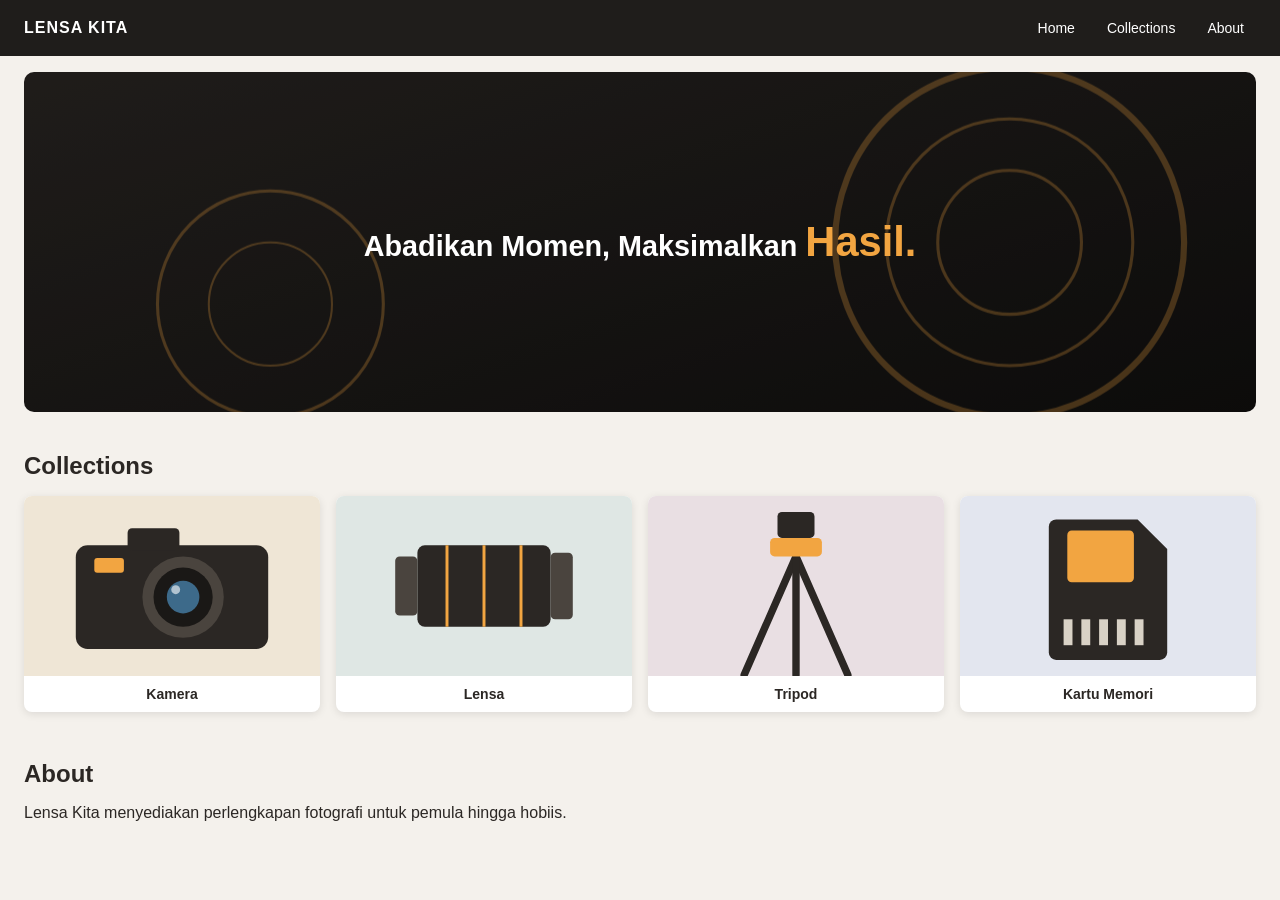
<file: index.html>
<!DOCTYPE html>
<html lang="id">
<head>
  <meta charset="UTF-8">
  <meta name="viewport" content="width=device-width, initial-scale=1.0">
  <title>Lensa Kita</title>
  <link rel="stylesheet" href="style.css">
</head>
<body>
  <nav class="navbar">
    <a href="#home" class="logo">LENSA KITA</a>
    <ul class="menu">
      <li><a href="#home">Home</a></li>
      <li><a href="#collections">Collections</a></li>
      <li><a href="#about">About</a></li>
    </ul>
  </nav>

  <section id="home" class="home">
    <h1>Abadikan Momen, Maksimalkan <span class="highlight">Hasil.</span></h1>
  </section>

  <section id="collections" class="section">
    <h2>Collections</h2>
    <div class="grid">
      <div class="card"><img src="images/kamera.svg" alt="Kamera"><p>Kamera</p></div>
      <div class="card"><img src="images/lensa.svg" alt="Lensa"><p>Lensa</p></div>
      <div class="card"><img src="images/tripod.svg" alt="Tripod"><p>Tripod</p></div>
      <div class="card"><img src="images/kartu-memori.svg" alt="Kartu Memori"><p>Kartu Memori</p></div>
    </div>
  </section>

  <section id="about" class="section">
    <h2>About</h2>
    <p>Lensa Kita menyediakan perlengkapan fotografi untuk pemula hingga hobiis.</p>
  </section>
</body>
</html>
</file>
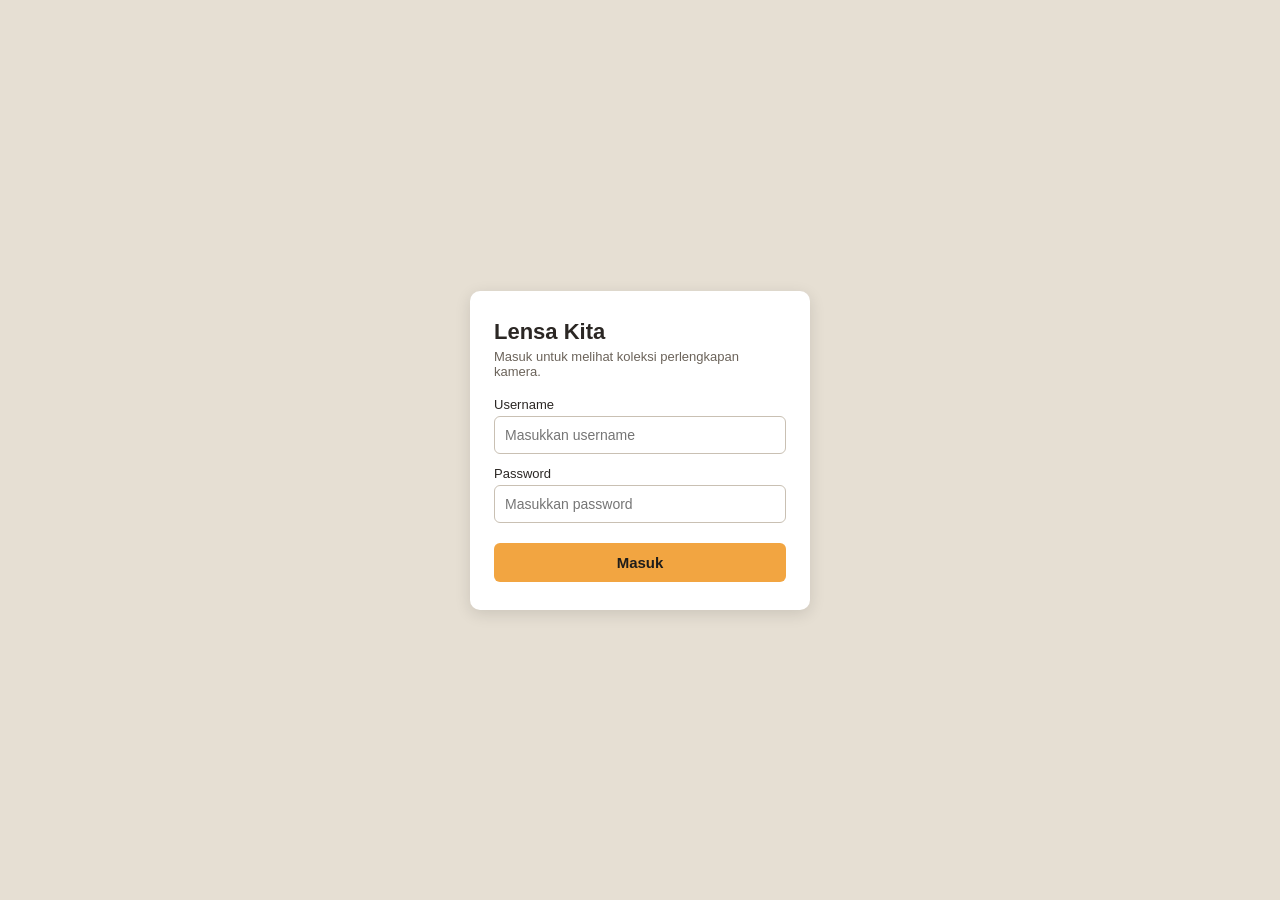
<file: login.html>
<!DOCTYPE html>
<html lang="id">
<head>
  <meta charset="UTF-8">
  <meta name="viewport" content="width=device-width, initial-scale=1.0">
  <title>Login - Lensa Kita</title>
  <link rel="stylesheet" href="style.css">
</head>
<body class="login-page">
  <!-- action="index.html": tombol Masuk mengarah ke index.html -->
  <form class="login-box" action="index.html">
    <h1>Lensa Kita</h1>
    <p>Masuk untuk melihat koleksi perlengkapan kamera.</p>

    <label for="username">Username</label>
    <input type="text" id="username" name="username" placeholder="Masukkan username" required>

    <label for="password">Password</label>
    <input type="password" id="password" name="password" placeholder="Masukkan password" required>

    <button type="submit">Masuk</button>
  </form>
</body>
</html>
</file>
<file: style.css>
/* ===== Reset & dasar ===== */
* { box-sizing: border-box; margin: 0; padding: 0; }
html { scroll-behavior: smooth; scroll-padding-top: 70px; }
body { font-family: "Segoe UI", Arial, sans-serif; background: #f4f1ec; color: #2b2724; }

/* ===== 1. HALAMAN LOGIN ===== */
/* flex + justify-content + align-items = form tepat di tengah horizontal & vertikal */
.login-page {
  min-height: 100vh;
  display: flex;
  justify-content: center;   /* tengah horizontal */
  align-items: center;       /* tengah vertikal */
  background: #e6dfd3;
}
.login-box {
  width: 100%;
  max-width: 340px;
  background: #fff;
  padding: 28px 24px;
  border-radius: 10px;
  box-shadow: 0 4px 16px rgba(0, 0, 0, .12);
}
.login-box h1 { font-size: 22px; margin-bottom: 4px; }
.login-box p { font-size: 13px; color: #6b635a; margin-bottom: 18px; }
.login-box label { display: block; font-size: 13px; margin: 12px 0 4px; }
.login-box input {
  width: 100%;
  padding: 10px;
  border: 1px solid #c9c0b3;
  border-radius: 6px;
  font-size: 14px;
  background: #fff;
}
/* :focus -> warna background input berubah saat diklik */
.login-box input:focus {
  outline: none;
  background: #fff1cf;
  border-color: #f2a541;
}
.login-box button {
  width: 100%;
  margin-top: 20px;
  padding: 11px;
  border: none;
  border-radius: 6px;
  background: #f2a541;
  color: #1f1d1b;
  font-weight: 600;
  font-size: 15px;
  cursor: pointer;
  transition: background .2s, color .2s;
}
/* :hover -> background hitam, teks putih */
.login-box button:hover { background: #000; color: #fff; }

/* ===== 2. NAVBAR ===== */
.navbar {
  position: sticky;   /* tetap di atas saat di-scroll */
  top: 0;
  z-index: 10;
  display: flex;
  justify-content: space-between;  /* logo kiri, menu kanan */
  align-items: center;
  padding: 0 24px;
  height: 56px;
  background: #1f1d1b;
}
.logo { color: #fff; font-weight: 700; letter-spacing: 1px; text-decoration: none; }
.menu { display: flex; gap: 8px; list-style: none; }
.menu a {
  display: block;
  padding: 6px 12px;
  color: #fff;
  font-size: 14px;
  text-decoration: none;
  border-radius: 4px;
}
/* :hover -> warna link berubah */
.menu a:hover { background: #f2a541; color: #1f1d1b; }

/* ===== HOME ===== */
.home {
  display: flex;
  justify-content: center;
  align-items: center;
  height: 340px;
  margin: 16px 24px;
  border-radius: 10px;
  background: url("images/hero.svg") center / cover no-repeat;
  text-align: center;
}
.home h1 { color: #fff; font-size: 1.8rem; padding: 0 16px; }
/* satu kata dibuat beda warna & ukuran */
.home .highlight { color: #f2a541; font-size: 2.6rem; }

/* ===== 3. COLLECTIONS ===== */
.section { padding: 24px; }
.section h2 { margin-bottom: 16px; }
.grid {
  display: grid;
  grid-template-columns: repeat(4, 1fr);  /* 4 gambar sebaris */
  gap: 16px;
}
.card { background: #fff; border-radius: 8px; overflow: hidden; text-align: center; box-shadow: 0 2px 8px rgba(0,0,0,.1); }
.card img {
  display: block;
  width: 100%;
  height: 180px;        /* tinggi sama untuk semua kartu */
  object-fit: cover;    /* gambar tidak gepeng */
}
.card p { padding: 10px; font-size: 14px; font-weight: 600; }

/* ===== Layar kecil (< 768px) ===== */
@media (max-width: 767px) {
  .grid { grid-template-columns: repeat(2, 1fr); }  /* maksimal 2 gambar per baris */
  .home h1 { font-size: 1.3rem; }
  .home .highlight { font-size: 1.9rem; }
}
</file>
